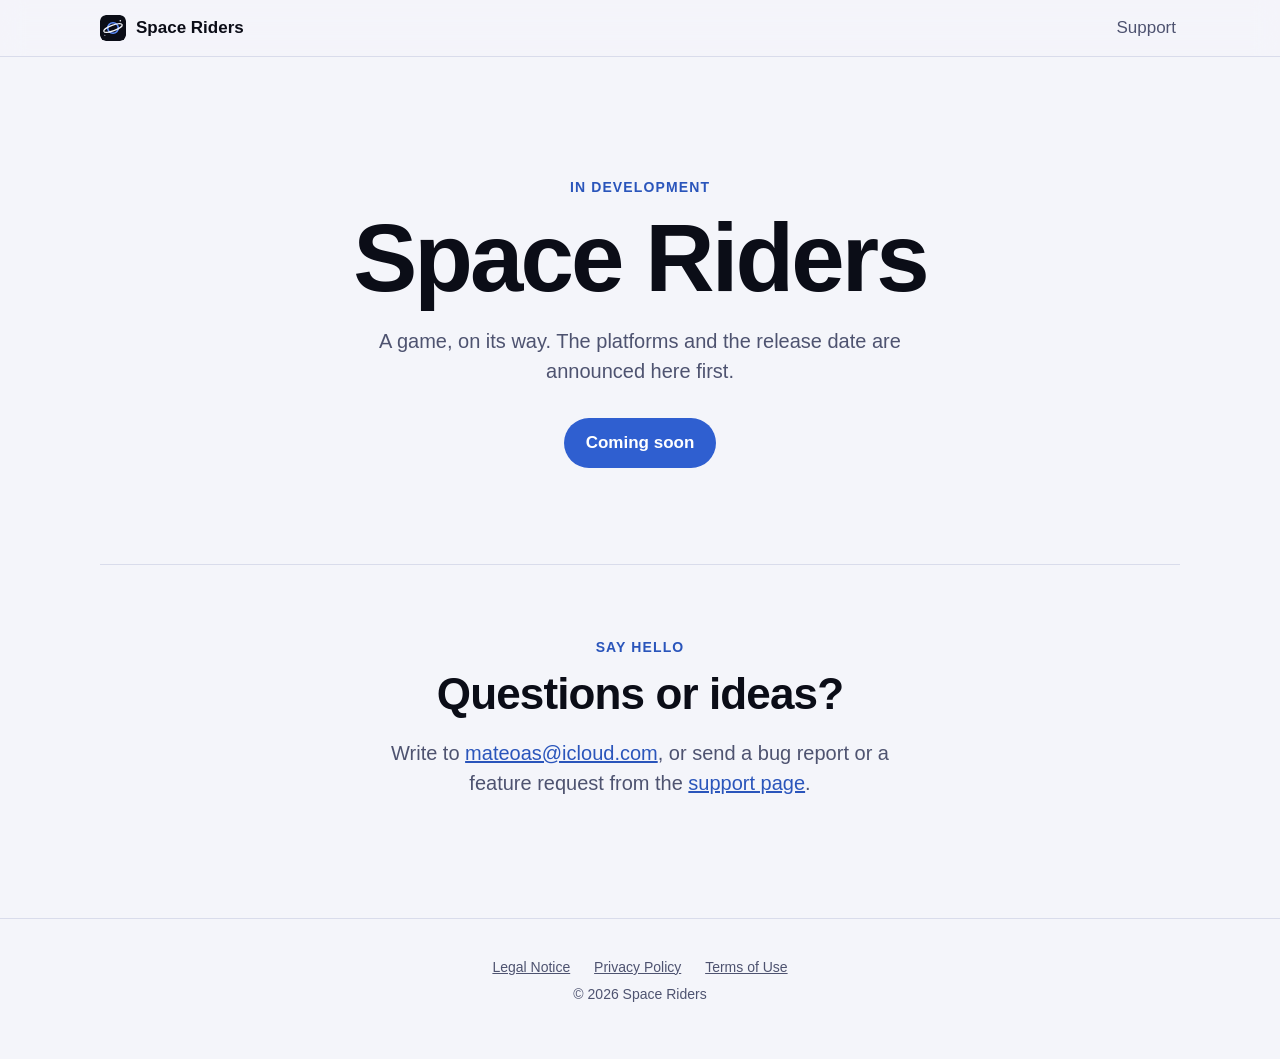
<file: index.html>
<!doctype html>
<html lang="en">
<head>
<meta charset="utf-8">
<meta name="viewport" content="width=device-width, initial-scale=1, viewport-fit=cover">
<title>Space Riders – A Game in Development</title>
<meta name="description" content="Space Riders is a game in development. The platforms and the release date come later.">
<meta name="theme-color" content="#f4f5fa" media="(prefers-color-scheme: light)">
<meta name="theme-color" content="#0b0d17" media="(prefers-color-scheme: dark)">
<meta property="og:title" content="Space Riders">
<meta property="og:description" content="A game in development.">
<link rel="icon" type="image/svg+xml" href="icon.svg">
<link rel="stylesheet" href="style.css">
</head>
<body>
<nav class="topbar" aria-label="Main">
<div class="wrap">
<a class="brand" href="./"><img src="icon.svg" width="26" height="26" alt=""><span>Space Riders</span></a>
<a class="support-link" href="support.html">Support</a>
</div>
</nav>

<header class="wrap hero">
<p class="eyebrow">In development</p>
<h1>Space Riders</h1>
<p class="line">A game, on its way. The platforms and the release date are announced here first.</p>
<p class="cta"><span class="badge">Coming soon</span></p>
</header>

<main class="wrap">
<section class="closing" aria-labelledby="follow-title">
<p class="eyebrow">Say hello</p>
<h2 id="follow-title">Questions or ideas?</h2>
<p class="line">Write to <a href="mailto:mateoas@icloud.com">mateoas@icloud.com</a>, or send a bug report or a feature request from the <a href="support.html#send-feedback">support page</a>.</p>
</section>
</main>

<footer>
<div class="wrap">
<p>
<a href="https://space-riders.github.io/space-riders-legal-docs/impressum.en.html">Legal Notice</a>
<a href="https://space-riders.github.io/space-riders-legal-docs/datenschutzerklaerung.en.html">Privacy Policy</a>
<a href="https://space-riders.github.io/space-riders-legal-docs/nutzungsbedingungen.en.html">Terms of Use</a>
</p>
<p>© 2026 Space Riders</p>
</div>
</footer>
</body>
</html>
</file>
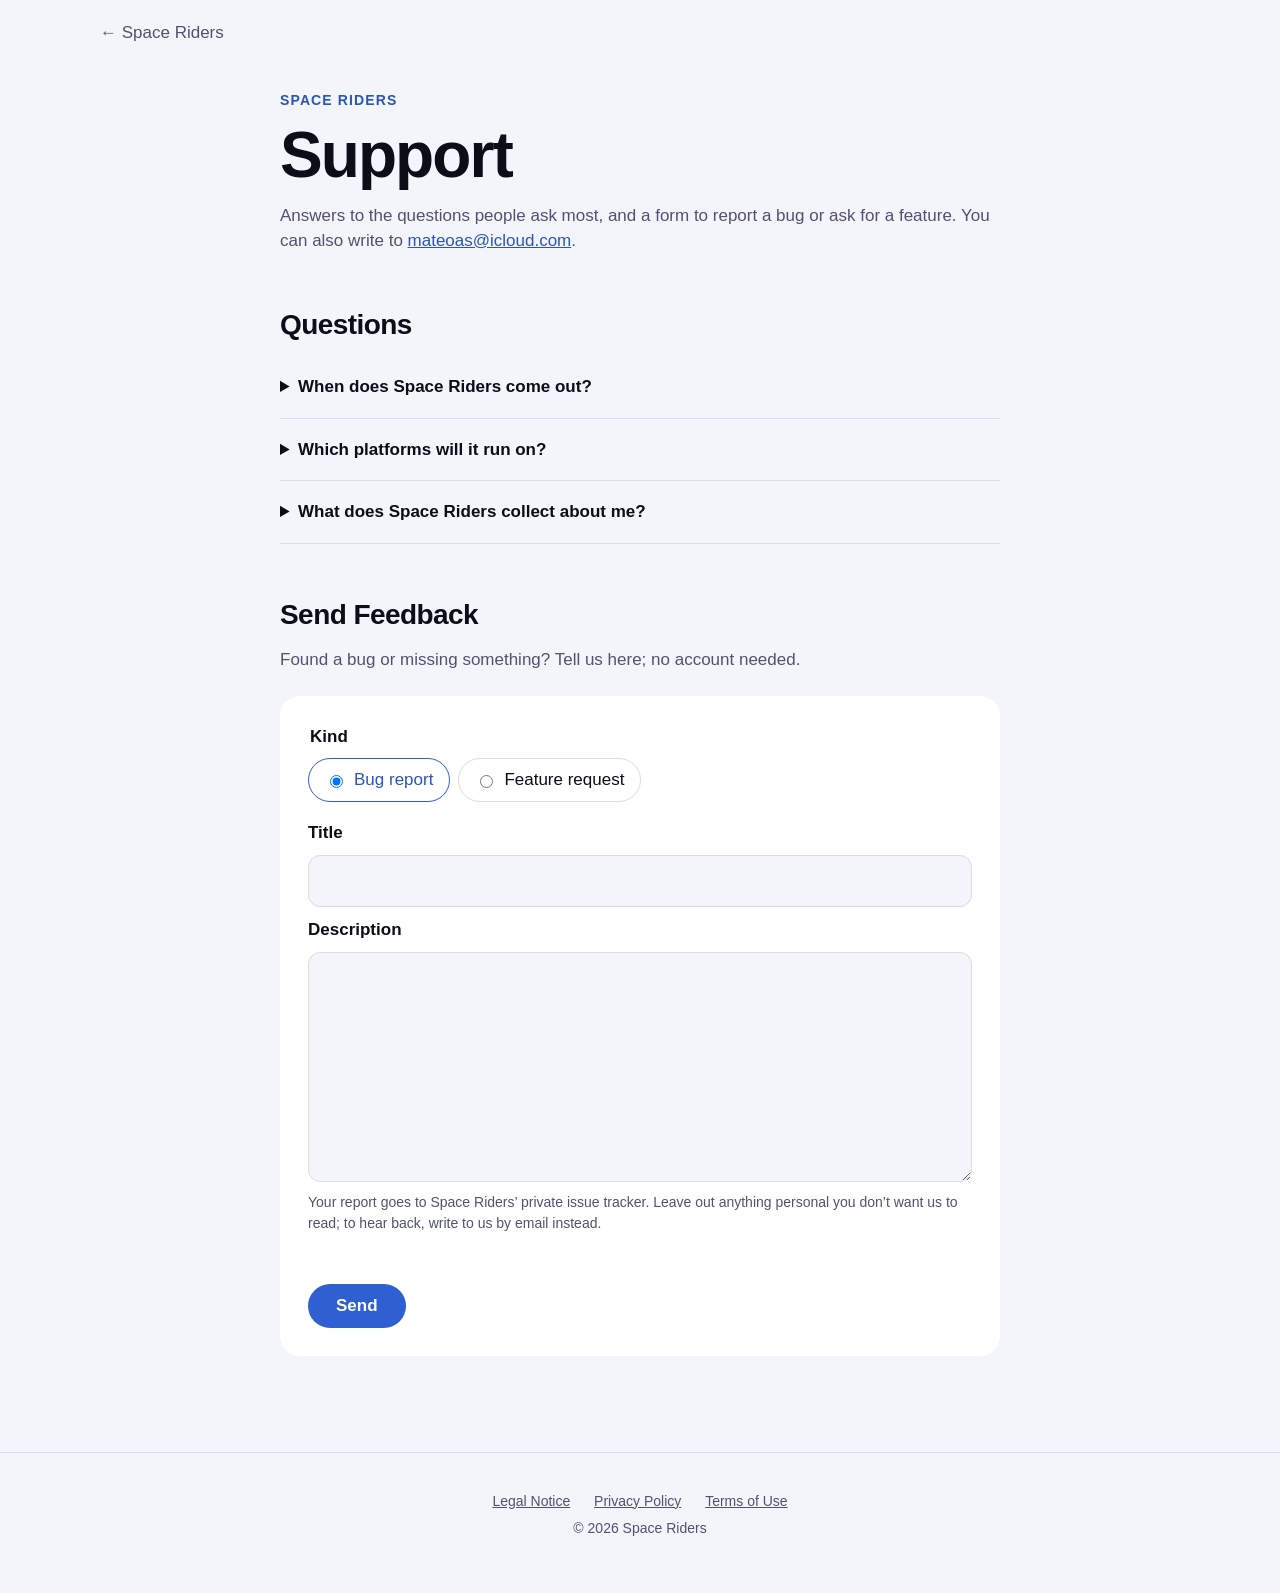
<file: support.html>
<!doctype html>
<html lang="en">
<head>
<meta charset="utf-8">
<meta name="viewport" content="width=device-width, initial-scale=1, viewport-fit=cover">
<title>Support – Space Riders</title>
<meta name="description" content="Help with Space Riders, a game in development: answers to common questions, the contact email, and a form to report a bug or request a feature.">
<link rel="icon" type="image/svg+xml" href="icon.svg">
<meta name="theme-color" content="#f4f5fa" media="(prefers-color-scheme: light)">
<meta name="theme-color" content="#0b0d17" media="(prefers-color-scheme: dark)">
<link rel="stylesheet" href="style.css">
</head>
<body class="notes">
<nav class="wrap back"><a href="./">← Space Riders</a></nav>
<main class="wrap">
<article class="sheet">
<p class="eyebrow">Space Riders</p>
<h1>Support</h1>
<p class="lede">Answers to the questions people ask most, and a form to report a bug or ask for a feature. You can also write to <a href="mailto:mateoas@icloud.com">mateoas@icloud.com</a>.</p>

<h2 id="questions">Questions</h2>
<div class="faq">
<details>
<summary>When does Space Riders come out?</summary>
<p>It is in development. The platforms and the release date are announced on the <a href="./">website</a> first.</p>
</details>
<details>
<summary>Which platforms will it run on?</summary>
<p>That isn’t decided yet. The website will say as soon as it is.</p>
</details>
<details>
<summary>What does Space Riders collect about me?</summary>
<p>The game isn’t released yet, so nothing. Feedback you send here reaches our private issue tracker with only what you type. The <a href="https://space-riders.github.io/space-riders-legal-docs/datenschutzerklaerung.en.html">privacy policy</a> has the details, and will cover the game before it is released.</p>
</details>
</div>

<h2 id="send-feedback">Send Feedback</h2>
<p class="lede">Found a bug or missing something? Tell us here; no account needed.</p>

<form id="feedback" novalidate>
<fieldset class="segmented">
<legend>Kind</legend>
<label><input type="radio" name="type" value="bug" checked> Bug report</label>
<label><input type="radio" name="type" value="feature"> Feature request</label>
</fieldset>

<label for="title">Title</label>
<input id="title" name="title" type="text" maxlength="200" autocomplete="off" required>

<label for="body">Description</label>
<textarea id="body" name="body" rows="8" required></textarea>
<p class="hint">Your report goes to Space Riders’ private issue tracker. Leave out anything personal you don’t want us to read; to hear back, write to us by email instead.</p>

<!-- Left empty by people; bots that fill every field are dropped. -->
<div class="trap" aria-hidden="true">
<label for="website">Website</label>
<input id="website" name="website" type="text" tabindex="-1" autocomplete="off">
</div>

<p id="status" role="status" aria-live="polite"></p>
<button type="submit">Send</button>
</form>
</article>
</main>

<footer>
<div class="wrap">
<p>
<a href="https://space-riders.github.io/space-riders-legal-docs/impressum.en.html">Legal Notice</a>
<a href="https://space-riders.github.io/space-riders-legal-docs/datenschutzerklaerung.en.html">Privacy Policy</a>
<a href="https://space-riders.github.io/space-riders-legal-docs/nutzungsbedingungen.en.html">Terms of Use</a>
</p>
<p>© 2026 Space Riders</p>
</div>
</footer>

<script>
// Posts to the feedback function (Space-Riders/space-riders-feedback) with the
// contract the game will use too: { type, title, body, version }.
// The function writes `version` into the issue footer as `_Space Riders v<version>_`.
const ENDPOINT = 'https://space-riders-feedback.vercel.app/api/feedback';
const WEB_VERSION = '? via website';

const form = document.getElementById('feedback');
const status = document.getElementById('status');
const button = form.querySelector('button');

function show(message, kind) {
    status.textContent = message;
    status.className = kind || '';
}

form.addEventListener('submit', async (event) => {
    event.preventDefault();
    const title = form.title.value.trim();
    const body = form.body.value.trim();
    if (!title || !body) {
        show('Title and description are required.', 'error');
        return;
    }
    if (form.website.value) {
        form.reset();
        show('Thank you! Your feedback was sent.', 'ok');
        return;
    }

    button.disabled = true;
    show('Sending…');
    let response;
    try {
        response = await fetch(ENDPOINT, {
            method: 'POST',
            headers: { 'Content-Type': 'application/json' },
            body: JSON.stringify({ type: form.type.value, title, body, version: WEB_VERSION }),
        });
    } catch {
        button.disabled = false;
        show('Couldn’t reach the feedback service. Check your connection and try again.', 'error');
        return;
    }
    const result = await response.json().catch(() => null);
    button.disabled = false;
    if (response.ok && result && result.ok === true) {
        form.reset();
        show('Thank you! Your feedback was sent.', 'ok');
    } else {
        show('Could not send feedback. Please try again.', 'error');
    }
});
</script>
</body>
</html>
</file>
<file: style.css>
/* Space Riders' website: a dark night sky, light in light mode. The palette
   is provisional until the game has its own theme; it matches the master
   design canvas's cover. */

:root {
    color-scheme: dark;
    --ground: #0b0d17;
    --card: #161a2b;
    --line: #262b42;
    --text: #f4f5fa;
    --muted: #a3a8c3;
    --accent: #5b8cff;
    --accent-text: #8fb0ff;
    --on-accent: #0b0d17;
    --ok: #6fd99a;
    --error: #ff8f8f;
    --sans: -apple-system, BlinkMacSystemFont, "SF Pro Text", "Helvetica Neue", Helvetica, Arial,
        sans-serif;
}

@media (prefers-color-scheme: light) {
    :root {
        color-scheme: light;
        --ground: #f4f5fa;
        --card: #ffffff;
        --line: #d9dceb;
        --text: #0b0d17;
        --muted: #4e5370;
        --accent: #2f5fd0;
        --accent-text: #2a55bb;
        --on-accent: #ffffff;
        --ok: #18692e;
        --error: #b3261e;
    }
}

* { box-sizing: border-box; }

html { -webkit-text-size-adjust: 100%; }

body {
    margin: 0;
    background: var(--ground);
    color: var(--text);
    font: 17px/1.5 var(--sans);
    -webkit-font-smoothing: antialiased;
}

a { color: var(--accent-text); }
a:hover { color: var(--text); }

.wrap {
    width: min(1080px, 100% - 48px);
    margin-inline: auto;
}

/* Top bar */
.topbar {
    position: sticky;
    top: 0;
    z-index: 10;
    background: color-mix(in srgb, var(--ground) 82%, transparent);
    backdrop-filter: blur(12px);
    -webkit-backdrop-filter: blur(12px);
    border-bottom: 1px solid var(--line);
}

.topbar .wrap {
    display: flex;
    align-items: center;
    justify-content: space-between;
    min-height: 56px;
}

.brand {
    display: flex;
    align-items: center;
    gap: 10px;
    color: var(--text);
    font-weight: 700;
    text-decoration: none;
}

.brand img { border-radius: 6px; }

.support-link {
    color: var(--muted);
    text-decoration: none;
    padding: 10px 4px;
}

/* Hero and sections */
.hero {
    padding: 120px 0 96px;
    text-align: center;
}

.eyebrow {
    margin: 0 0 12px;
    color: var(--accent-text);
    font-size: 14px;
    font-weight: 600;
    letter-spacing: 0.08em;
    text-transform: uppercase;
}

h1 {
    margin: 0;
    font-size: clamp(48px, 9vw, 96px);
    line-height: 1;
    letter-spacing: -0.03em;
}

h2 {
    margin: 0;
    font-size: clamp(30px, 5vw, 44px);
    line-height: 1.1;
    letter-spacing: -0.02em;
}

.line {
    max-width: 560px;
    margin: 20px auto 0;
    color: var(--muted);
    font-size: 20px;
}

.cta { margin: 32px 0 0; }

.badge {
    display: inline-block;
    padding: 12px 22px;
    border-radius: 999px;
    background: var(--accent);
    color: var(--on-accent);
    font-weight: 600;
}

.closing {
    padding: 72px 0 120px;
    text-align: center;
    border-top: 1px solid var(--line);
}

/* Footer */
footer {
    border-top: 1px solid var(--line);
    padding: 32px 0 48px;
    color: var(--muted);
    font-size: 14px;
    text-align: center;
}

footer p { margin: 6px 0; }
footer a { color: var(--muted); margin: 0 10px; }
footer a:hover { color: var(--text); }

/* Support page */
.back {
    padding: 20px 0;
}

.back a {
    color: var(--muted);
    text-decoration: none;
}

.sheet {
    max-width: 720px;
    margin: 24px auto 96px;
}

.sheet h1 { font-size: clamp(40px, 7vw, 64px); }

.sheet h2 {
    margin-top: 56px;
    font-size: 28px;
}

.lede {
    margin: 16px 0 0;
    color: var(--muted);
}

.faq { margin-top: 16px; }

.faq details {
    border-bottom: 1px solid var(--line);
    padding: 4px 0;
}

.faq summary {
    cursor: pointer;
    padding: 14px 0;
    font-weight: 600;
}

.faq details p {
    margin: 0 0 16px;
    color: var(--muted);
}

/* Feedback form */
form {
    margin-top: 24px;
    padding: 28px;
    border-radius: 20px;
    background: var(--card);
    display: flex;
    flex-direction: column;
    gap: 10px;
}

form label { font-weight: 600; }

.segmented {
    display: flex;
    flex-wrap: wrap;
    gap: 8px;
    margin: 0 0 8px;
    padding: 0;
    border: 0;
}

.segmented legend {
    margin-bottom: 8px;
    font-weight: 600;
}

.segmented label {
    display: flex;
    align-items: center;
    gap: 8px;
    min-height: 44px;
    padding: 0 16px;
    border: 1px solid var(--line);
    border-radius: 999px;
    font-weight: 400;
    cursor: pointer;
}

.segmented label:has(input:checked) {
    border-color: var(--accent);
    color: var(--accent-text);
}

input[type="text"],
textarea {
    width: 100%;
    padding: 12px 14px;
    border: 1px solid var(--line);
    border-radius: 12px;
    background: var(--ground);
    color: var(--text);
    font: inherit;
}

input[type="text"]:focus,
textarea:focus {
    outline: 2px solid var(--accent);
    outline-offset: 1px;
}

textarea { resize: vertical; }

.hint {
    margin: 0;
    color: var(--muted);
    font-size: 14px;
}

.trap {
    position: absolute;
    left: -9999px;
    width: 1px;
    height: 1px;
    overflow: hidden;
}

#status { margin: 4px 0 0; min-height: 1.5em; }
#status.ok { color: var(--ok); }
#status.error { color: var(--error); }

button[type="submit"] {
    align-self: flex-start;
    min-height: 44px;
    padding: 0 28px;
    border: 0;
    border-radius: 999px;
    background: var(--accent);
    color: var(--on-accent);
    font: inherit;
    font-weight: 600;
    cursor: pointer;
}

button[type="submit"]:disabled { opacity: 0.6; cursor: default; }

@media (max-width: 600px) {
    .hero { padding: 80px 0 64px; }
    form { padding: 20px; }
    footer a { display: inline-block; margin: 4px 8px; }
}
</file>
